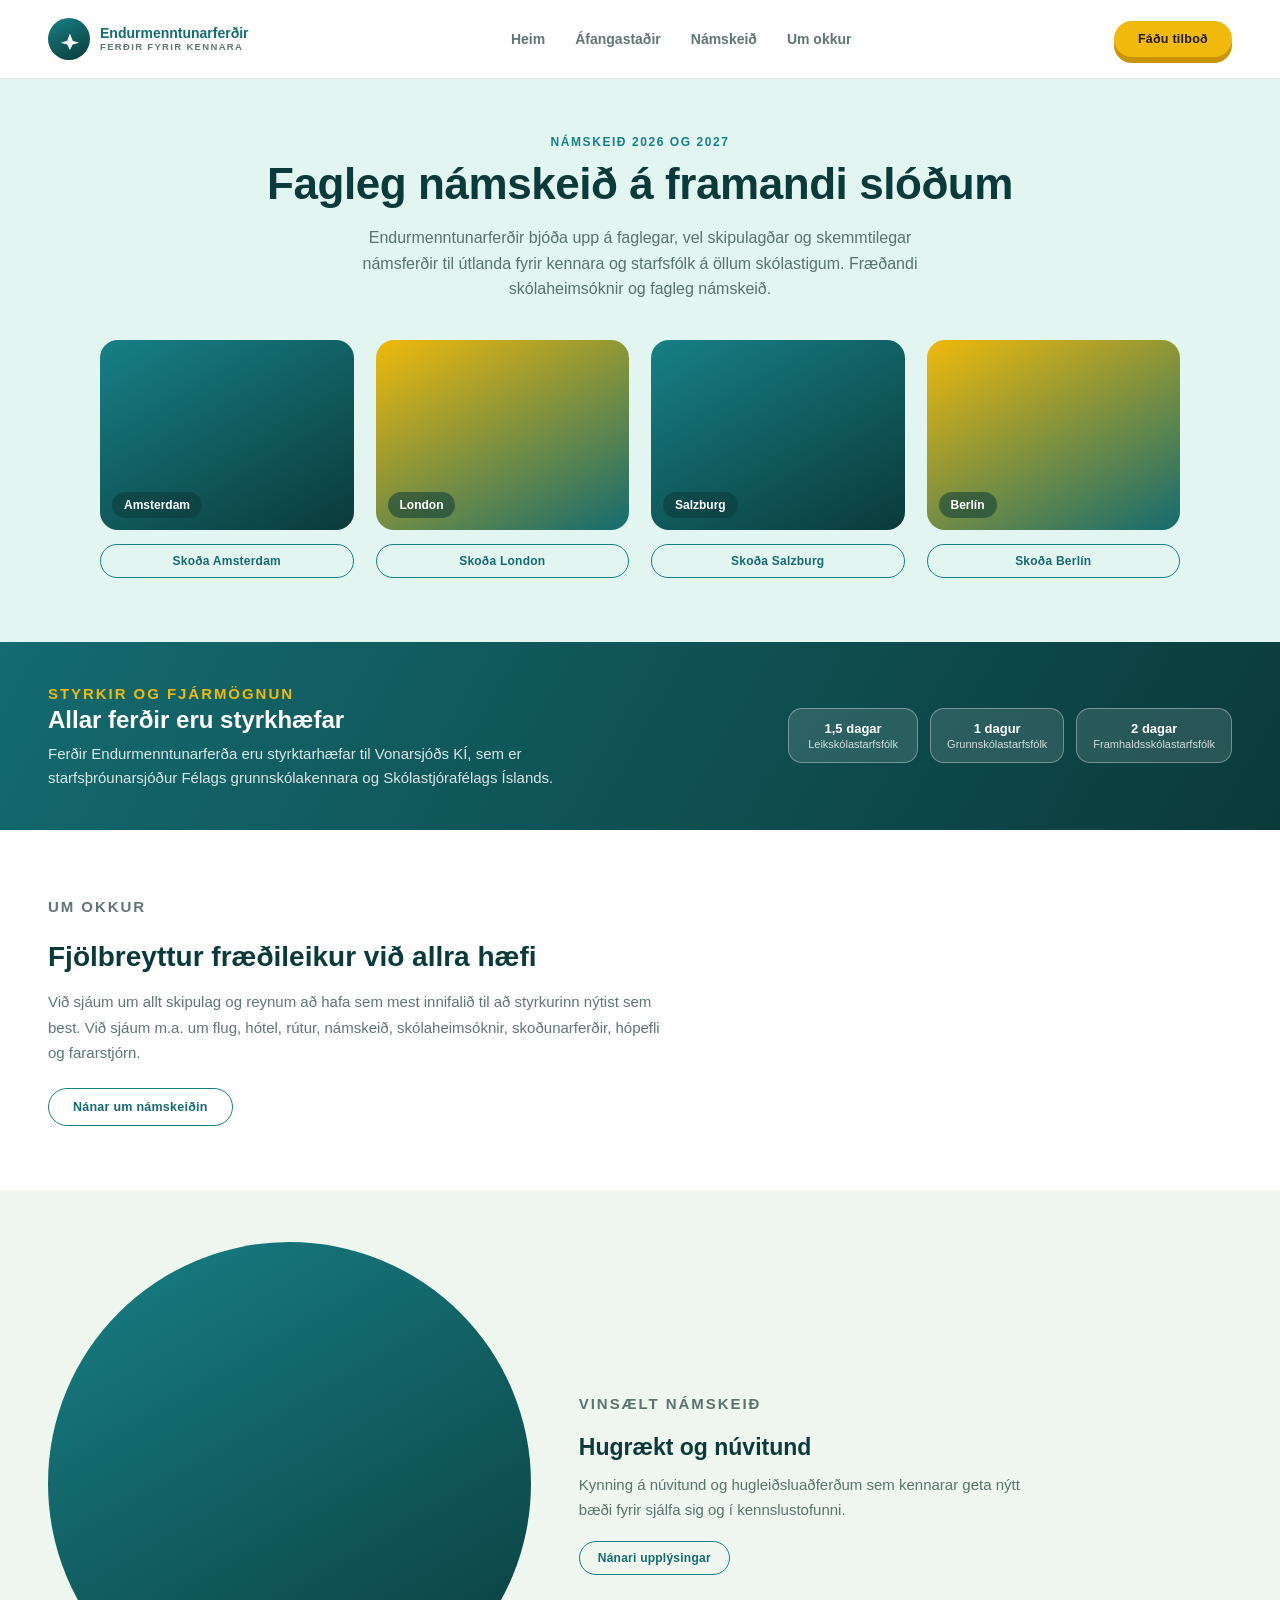
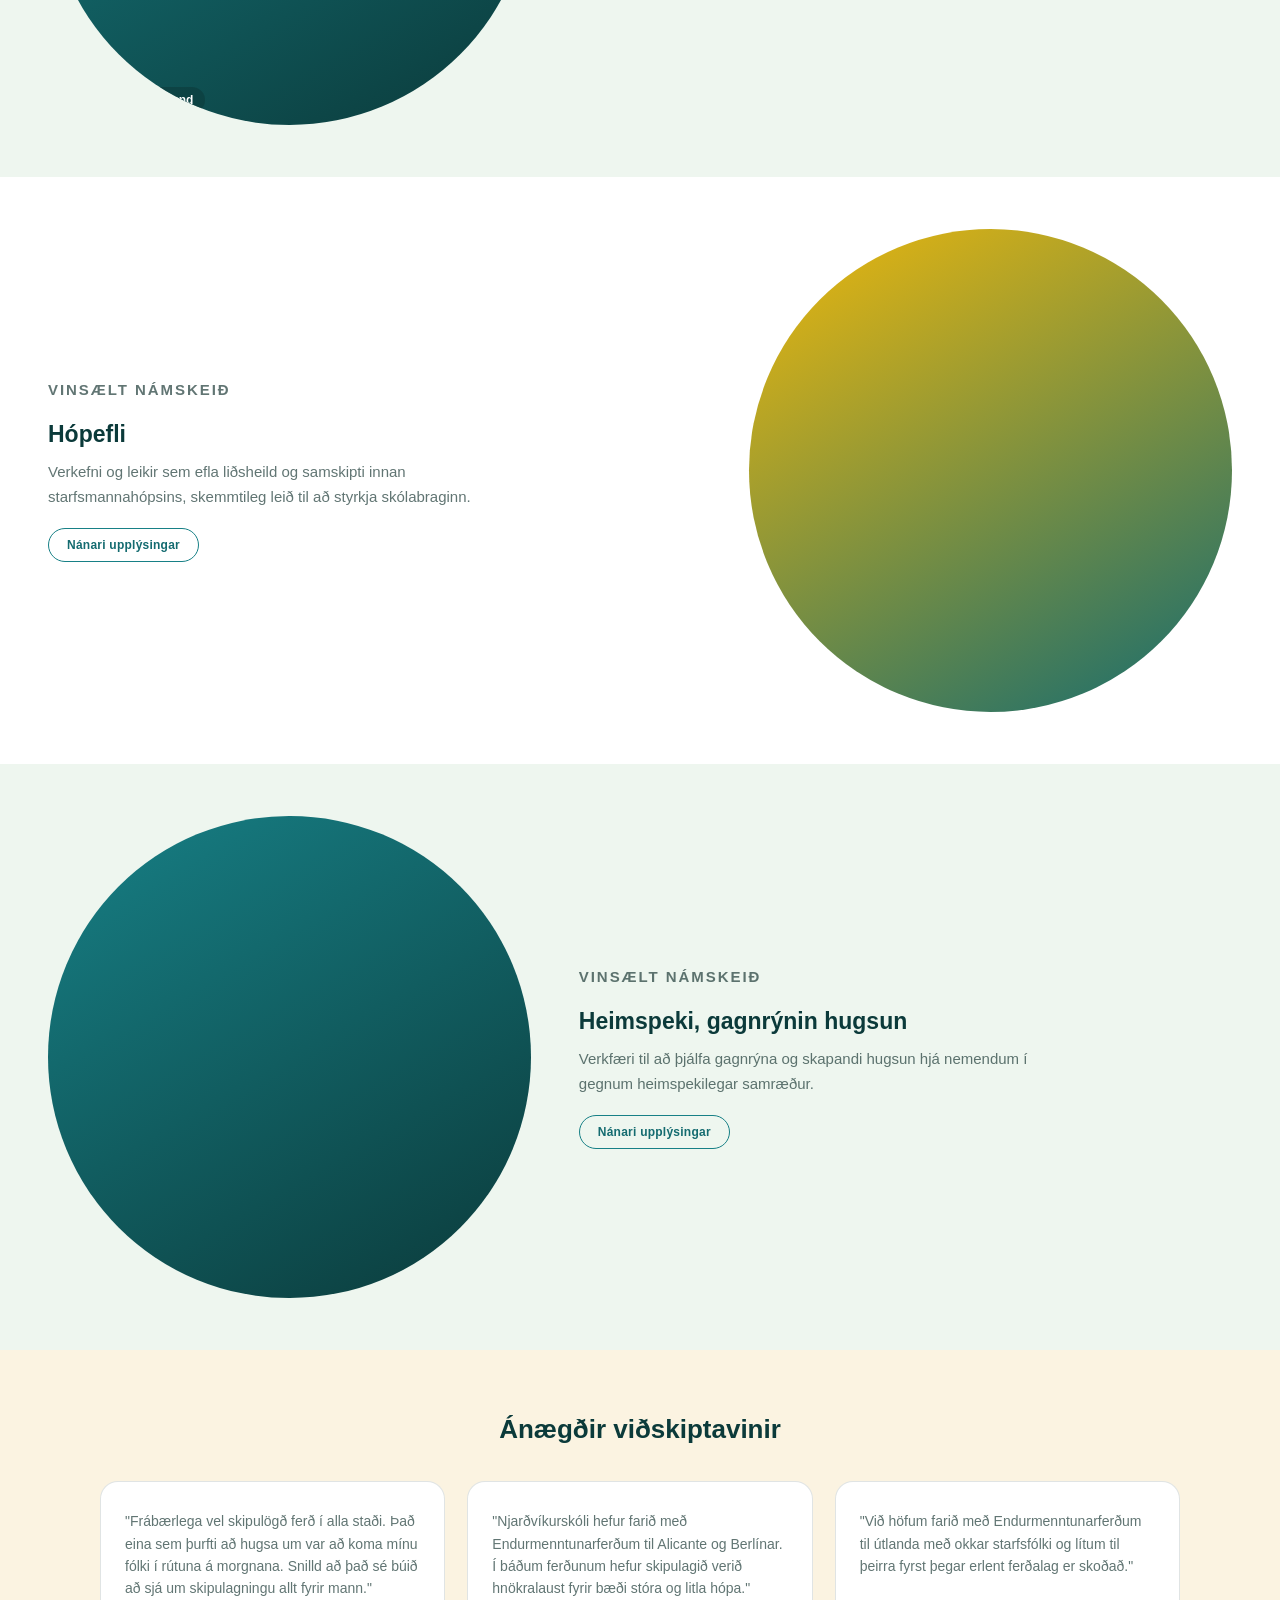
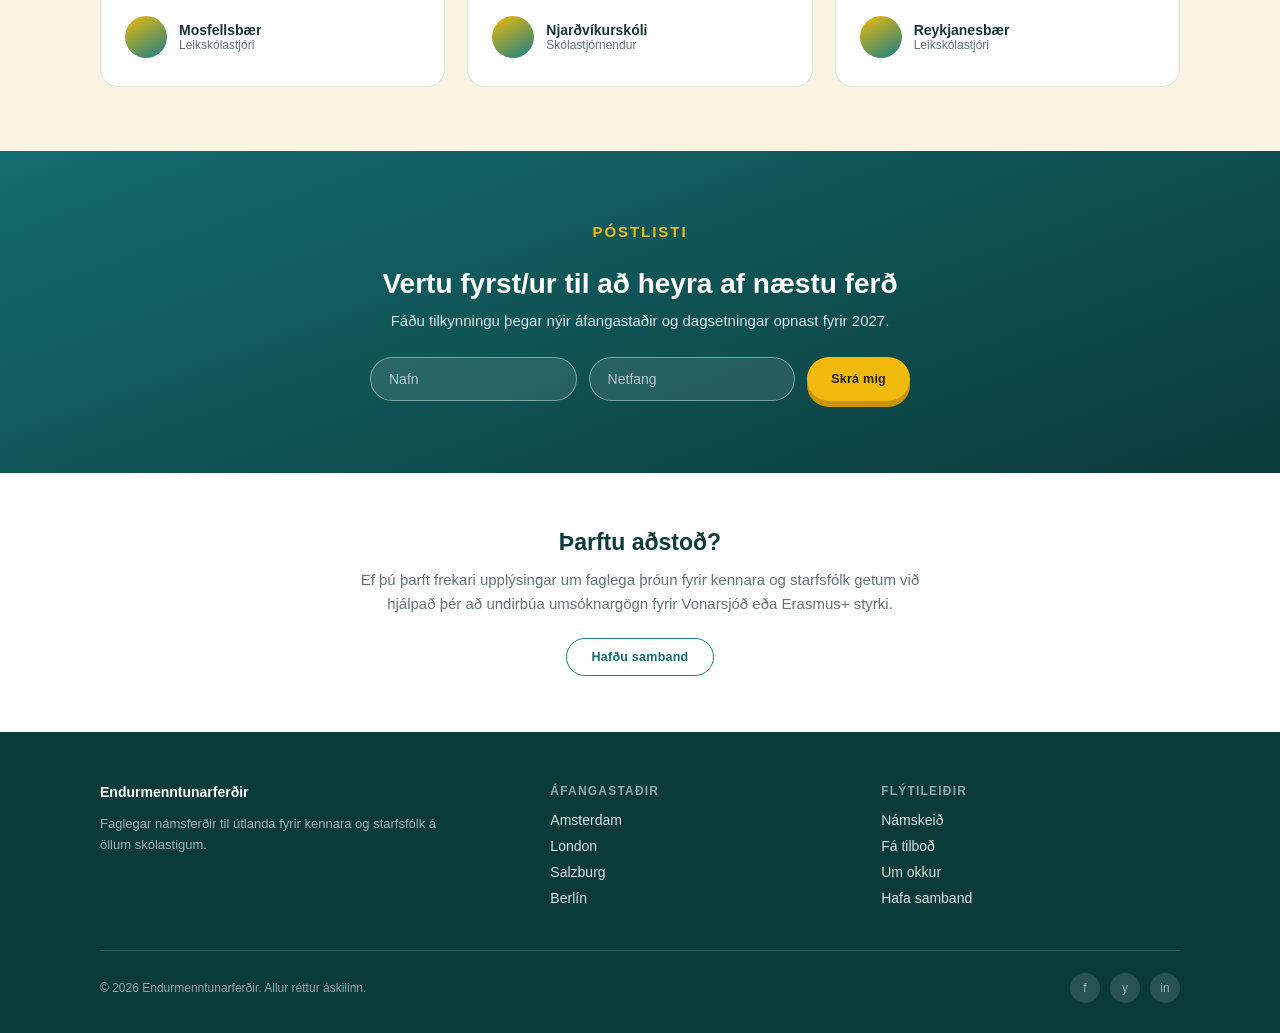
<file: assets/stpm-style-redesign/mockup-images/mockup-source.html>
<!doctype html>
<html>
<head>
<meta charset="utf-8" />
<style>
  :root{
    --teal-900:#0B3A3A;
    --teal-700:#146B70;
    --teal-600:#178086;
    --teal-100:#E3F5F1;
    --mint-050:#EEF6EF;
    --cream-050:#FBF3E1;
    --gold-500:#F0B90B;
    --gold-600:#C99400;
    --ink:#163331;
    --ink-soft:rgba(22,51,49,.68);
    --paper:#FFFFFF;
    --paper-raised:#FFFFFF;
    --line:rgba(22,51,49,.13);
  }
  *{box-sizing:border-box;}
  html,body{margin:0;}
  body{
    background:var(--paper);
    color:var(--ink);
    font-family:-apple-system,"Segoe UI",Roboto,"Helvetica Neue",Arial,sans-serif;
    -webkit-font-smoothing:antialiased;
  }
  a{color:inherit;}
  .eyebrow{
    text-transform:uppercase;
    letter-spacing:.13em;
    font-size:12px;
    font-weight:800;
    color:var(--teal-600);
    margin:0 0 10px;
  }
  h1,h2,h3{margin:0;}

  .site-header{
    display:flex;
    align-items:center;
    justify-content:space-between;
    gap:18px;
    padding:18px 48px;
    border-bottom:1px solid var(--line);
    background:var(--paper);
  }
  .brand{display:flex; align-items:center; gap:10px;}
  .brand-badge{
    width:42px;height:42px;border-radius:50%;
    background:linear-gradient(155deg,var(--teal-600),var(--teal-900));
    display:flex;align-items:center;justify-content:center;
    color:#fff; flex:none;
  }
  .brand-badge svg{width:22px;height:22px;}
  .brand-word{
    font-weight:800;
    font-size:14px;
    line-height:1.15;
    color:var(--teal-700);
  }
  .brand-word small{
    display:block;
    font-weight:600;
    font-size:9.5px;
    letter-spacing:.14em;
    color:var(--ink-soft);
    text-transform:uppercase;
  }
  .nav{display:flex; gap:30px; font-size:14px; font-weight:600; color:var(--ink-soft);}
  .nav a{text-decoration:none;}
  .pill{
    display:inline-flex;
    align-items:center;
    justify-content:center;
    border-radius:999px;
    font-weight:800;
    font-size:12.5px;
    letter-spacing:.02em;
    padding:11px 24px;
    text-decoration:none;
    border:none;
    cursor:pointer;
  }
  .pill.solid{
    background:var(--gold-500);
    color:#231a00;
    box-shadow:0 6px 0 var(--gold-600);
  }
  .pill.outline{
    background:transparent;
    color:var(--teal-700);
    border:1.6px solid var(--teal-600);
  }
  .pill.outline.small{padding:9px 18px; font-size:12px;}

  .hero{
    background:var(--teal-100);
    padding:56px 48px 64px;
    text-align:center;
  }
  .hero .eyebrow{justify-content:center; display:flex;}
  .hero h1{
    font-size:44px;
    font-weight:800;
    color:var(--teal-900);
    margin:8px 0 16px;
    letter-spacing:-.01em;
  }
  .hero p.dek{
    max-width:620px;
    margin:0 auto 38px;
    font-size:16px;
    line-height:1.6;
    color:var(--ink-soft);
  }
  .dest-grid{
    display:grid;
    grid-template-columns:repeat(4,1fr);
    gap:22px;
    max-width:1080px;
    margin:0 auto;
    text-align:left;
  }
  .dest-card{display:flex; flex-direction:column; gap:14px;}
  .photo{
    position:relative;
    border-radius:18px;
    overflow:hidden;
    aspect-ratio:4/3;
    background:linear-gradient(150deg,var(--teal-600),var(--teal-900));
  }
  .photo.gold{background:linear-gradient(150deg,var(--gold-500),var(--teal-700));}
  .photo .tag{
    position:absolute; left:12px; bottom:12px;
    background:rgba(11,58,58,.55);
    color:#fff;
    font-size:12px;
    font-weight:700;
    padding:6px 12px;
    border-radius:999px;
  }
  .dest-card .pill{width:100%;}

  .promo{
    background:linear-gradient(120deg,var(--teal-700),var(--teal-900));
    color:#fff;
    padding:40px 48px;
    display:flex;
    align-items:center;
    gap:32px;
    flex-wrap:wrap;
  }
  .promo-copy{flex:1; min-width:280px;}
  .promo .eyebrow{color:var(--gold-500);}
  .promo h2{font-size:24px; margin:0 0 8px; font-weight:800;}
  .promo p{margin:0; font-size:15px; line-height:1.6; color:rgba(255,255,255,.85); max-width:600px;}
  .promo-badges{display:flex; gap:12px; flex-wrap:wrap;}
  .badge{
    background:rgba(255,255,255,.12);
    border:1px solid rgba(255,255,255,.35);
    border-radius:14px;
    padding:12px 16px;
    font-size:13px;
    font-weight:700;
    text-align:center;
    min-width:130px;
  }
  .badge small{display:block; font-weight:500; opacity:.8; font-size:11px; margin-top:2px;}

  .mission{
    display:grid;
    grid-template-columns:1.1fr .9fr;
    gap:48px;
    align-items:center;
    padding:64px 48px;
    background:var(--paper);
  }
  .mission h2{font-size:28px; font-weight:800; margin:8px 0 16px; color:var(--teal-900);}
  .mission p{font-size:15px; line-height:1.7; color:var(--ink-soft); margin:0 0 22px;}
  .mission .photo{aspect-ratio:1/1; border-radius:50%; max-width:300px; margin:0 auto;}

  .trip{
    display:grid;
    grid-template-columns:.85fr 1.15fr;
    gap:48px;
    align-items:center;
    padding:52px 48px;
  }
  .trip.mint{background:var(--mint-050);}
  .trip.white{background:var(--paper);}
  .trip.reverse{grid-template-columns:1.15fr .85fr;}
  .trip.reverse .photo{order:2;}
  .trip .photo{aspect-ratio:1/1; border-radius:50%;}
  .trip h3{font-size:23px; font-weight:800; margin:6px 0 12px; color:var(--teal-900);}
  .trip p{font-size:15px; line-height:1.65; color:var(--ink-soft); margin:0 0 18px; max-width:460px;}

  .testimonials{
    background:var(--cream-050);
    padding:64px 48px;
    text-align:center;
  }
  .testimonials h2{font-size:26px; font-weight:800; margin:0 0 36px; color:var(--teal-900);}
  .t-grid{
    display:grid;
    grid-template-columns:repeat(3,1fr);
    gap:22px;
    max-width:1080px;
    margin:0 auto;
  }
  .t-card{
    background:var(--paper-raised);
    border:1px solid var(--line);
    border-radius:18px;
    padding:28px 24px;
    text-align:left;
    display:flex;
    flex-direction:column;
    gap:16px;
  }
  .t-avatar{
    width:42px;height:42px;border-radius:50%;
    background:linear-gradient(150deg,var(--gold-500),var(--teal-600));
    flex:none;
  }
  .t-card p.quote{font-size:14px; line-height:1.6; color:var(--ink-soft); margin:0; flex:1;}
  .t-who{display:flex; align-items:center; gap:12px;}
  .t-who div strong{display:block; font-size:14px;}
  .t-who div span{display:block; font-size:12px; color:var(--ink-soft);}

  .cta-band{
    position:relative;
    padding:72px 48px;
    text-align:center;
    color:#fff;
    background:linear-gradient(160deg,var(--teal-700),var(--teal-900));
  }
  .cta-band h2{font-size:28px; font-weight:800; margin:0 0 12px;}
  .cta-band p{margin:0 0 28px; color:rgba(255,255,255,.85); font-size:15px;}
  .signup-row{
    display:flex;
    gap:12px;
    justify-content:center;
    flex-wrap:wrap;
    max-width:540px;
    margin:0 auto;
  }
  .signup-row input{
    flex:1;
    min-width:180px;
    padding:13px 18px;
    border-radius:999px;
    border:1px solid rgba(255,255,255,.4);
    background:rgba(255,255,255,.1);
    color:#fff;
    font-size:14px;
  }
  .signup-row input::placeholder{color:rgba(255,255,255,.65);}

  .help{
    padding:56px 48px;
    text-align:center;
    background:var(--paper);
  }
  .help h2{font-size:23px; font-weight:800; margin:0 0 12px; color:var(--teal-900);}
  .help p{max-width:560px; margin:0 auto 22px; font-size:15px; color:var(--ink-soft); line-height:1.6;}

  .site-footer{
    background:var(--teal-900);
    color:rgba(255,255,255,.82);
    padding:52px 48px 30px;
  }
  .footer-grid{
    display:grid;
    grid-template-columns:1.4fr 1fr 1fr;
    gap:32px;
    max-width:1080px;
    margin:0 auto 34px;
  }
  .footer-brand .brand-word{color:#fff;}
  .footer-brand p{font-size:13px; line-height:1.6; color:rgba(255,255,255,.6); margin:14px 0 0; max-width:340px;}
  .footer-col h4{font-size:12px; text-transform:uppercase; letter-spacing:.1em; margin:0 0 14px; color:rgba(255,255,255,.55);}
  .footer-col a{display:block; font-size:14px; text-decoration:none; color:rgba(255,255,255,.85); margin-bottom:10px;}
  .footer-bottom{
    max-width:1080px; margin:0 auto;
    padding-top:22px;
    border-top:1px solid rgba(255,255,255,.14);
    display:flex; justify-content:space-between; align-items:center;
    font-size:12px; color:rgba(255,255,255,.55);
  }
  .socials{display:flex; gap:10px;}
  .socials span{
    width:30px;height:30px;border-radius:50%;
    background:rgba(255,255,255,.12);
    display:flex; align-items:center; justify-content:center;
    font-size:12px;
  }
</style>
</head>
<body>

  <header class="site-header">
    <div class="brand">
      <div class="brand-badge">
        <svg viewBox="0 0 24 24" fill="none"><path d="M3 16l7-2 3-8 3 8 7 2-7 2-3 6-3-6-7-2z" fill="#fff"/></svg>
      </div>
      <div class="brand-word">Endurmenntunarferðir<small>Ferðir fyrir kennara</small></div>
    </div>
    <nav class="nav">
      <a href="#">Heim</a>
      <a href="#">Áfangastaðir</a>
      <a href="#">Námskeið</a>
      <a href="#">Um okkur</a>
    </nav>
    <a class="pill solid" href="#">Fáðu tilboð</a>
  </header>

  <section class="hero">
    <p class="eyebrow">Námskeið 2026 og 2027</p>
    <h1>Fagleg námskeið á framandi slóðum</h1>
    <p class="dek">Endurmenntunarferðir bjóða upp á faglegar, vel skipulagðar og skemmtilegar námsferðir til útlanda fyrir kennara og starfsfólk á öllum skólastigum. Fræðandi skólaheimsóknir og fagleg námskeið.</p>
    <div class="dest-grid">
      <div class="dest-card">
        <div class="photo"><span class="tag">Amsterdam</span></div>
        <a class="pill outline small" href="#">Skoða Amsterdam</a>
      </div>
      <div class="dest-card">
        <div class="photo gold"><span class="tag">London</span></div>
        <a class="pill outline small" href="#">Skoða London</a>
      </div>
      <div class="dest-card">
        <div class="photo"><span class="tag">Salzburg</span></div>
        <a class="pill outline small" href="#">Skoða Salzburg</a>
      </div>
      <div class="dest-card">
        <div class="photo gold"><span class="tag">Berlín</span></div>
        <a class="pill outline small" href="#">Skoða Berlín</a>
      </div>
    </div>
  </section>

  <section class="promo">
    <div class="promo-copy">
      <p class="eyebrow">Styrkir og fjármögnun</p>
      <h2>Allar ferðir eru styrkhæfar</h2>
      <p>Ferðir Endurmenntunarferða eru styrktarhæfar til Vonarsjóðs KÍ, sem er starfsþróunarsjóður Félags grunnskólakennara og Skólastjórafélags Íslands.</p>
    </div>
    <div class="promo-badges">
      <div class="badge">1,5 dagar<small>Leikskólastarfsfólk</small></div>
      <div class="badge">1 dagur<small>Grunnskólastarfsfólk</small></div>
      <div class="badge">2 dagar<small>Framhaldsskólastarfsfólk</small></div>
    </div>
  </section>

  <section class="mission">
    <div>
      <p class="eyebrow">Um okkur</p>
      <h2>Fjölbreyttur fræðileikur við allra hæfi</h2>
      <p>Við sjáum um allt skipulag og reynum að hafa sem mest innifalið til að styrkurinn nýtist sem best. Við sjáum m.a. um flug, hótel, rútur, námskeið, skólaheimsóknir, skoðunarferðir, hópefli og fararstjórn.</p>
      <a class="pill outline" href="#">Nánar um námskeiðin</a>
    </div>
    <div class="photo"><span class="tag">Hópur á ströndu</span></div>
  </section>

  <section class="trip mint">
    <div class="photo"><span class="tag">Hugrækt og núvitund</span></div>
    <div>
      <p class="eyebrow">Vinsælt námskeið</p>
      <h3>Hugrækt og núvitund</h3>
      <p>Kynning á núvitund og hugleiðsluaðferðum sem kennarar geta nýtt bæði fyrir sjálfa sig og í kennslustofunni.</p>
      <a class="pill outline small" href="#">Nánari upplýsingar</a>
    </div>
  </section>

  <section class="trip white reverse">
    <div>
      <p class="eyebrow">Vinsælt námskeið</p>
      <h3>Hópefli</h3>
      <p>Verkefni og leikir sem efla liðsheild og samskipti innan starfsmannahópsins, skemmtileg leið til að styrkja skólabraginn.</p>
      <a class="pill outline small" href="#">Nánari upplýsingar</a>
    </div>
    <div class="photo gold"><span class="tag">Hópefli</span></div>
  </section>

  <section class="trip mint">
    <div class="photo"><span class="tag">Heimspeki</span></div>
    <div>
      <p class="eyebrow">Vinsælt námskeið</p>
      <h3>Heimspeki, gagnrýnin hugsun</h3>
      <p>Verkfæri til að þjálfa gagnrýna og skapandi hugsun hjá nemendum í gegnum heimspekilegar samræður.</p>
      <a class="pill outline small" href="#">Nánari upplýsingar</a>
    </div>
  </section>

  <section class="testimonials">
    <h2>Ánægðir viðskiptavinir</h2>
    <div class="t-grid">
      <div class="t-card">
        <p class="quote">"Frábærlega vel skipulögð ferð í alla staði. Það eina sem þurfti að hugsa um var að koma mínu fólki í rútuna á morgnana. Snilld að það sé búið að sjá um skipulagningu allt fyrir mann."</p>
        <div class="t-who">
          <div class="t-avatar"></div>
          <div><strong>Mosfellsbær</strong><span>Leikskólastjóri</span></div>
        </div>
      </div>
      <div class="t-card">
        <p class="quote">"Njarðvíkurskóli hefur farið með Endurmenntunarferðum til Alicante og Berlínar. Í báðum ferðunum hefur skipulagið verið hnökralaust fyrir bæði stóra og litla hópa."</p>
        <div class="t-who">
          <div class="t-avatar"></div>
          <div><strong>Njarðvíkurskóli</strong><span>Skólastjórnendur</span></div>
        </div>
      </div>
      <div class="t-card">
        <p class="quote">"Við höfum farið með Endurmenntunarferðum til útlanda með okkar starfsfólki og lítum til þeirra fyrst þegar erlent ferðalag er skoðað."</p>
        <div class="t-who">
          <div class="t-avatar"></div>
          <div><strong>Reykjanesbær</strong><span>Leikskólastjóri</span></div>
        </div>
      </div>
    </div>
  </section>

  <section class="cta-band">
    <p class="eyebrow" style="color:var(--gold-500)">Póstlisti</p>
    <h2>Vertu fyrst/ur til að heyra af næstu ferð</h2>
    <p>Fáðu tilkynningu þegar nýir áfangastaðir og dagsetningar opnast fyrir 2027.</p>
    <div class="signup-row">
      <input type="text" placeholder="Nafn" />
      <input type="email" placeholder="Netfang" />
      <button class="pill solid">Skrá mig</button>
    </div>
  </section>

  <section class="help">
    <h2>Þarftu aðstoð?</h2>
    <p>Ef þú þarft frekari upplýsingar um faglega þróun fyrir kennara og starfsfólk getum við hjálpað þér að undirbúa umsóknargögn fyrir Vonarsjóð eða Erasmus+ styrki.</p>
    <a class="pill outline" href="#">Hafðu samband</a>
  </section>

  <footer class="site-footer">
    <div class="footer-grid">
      <div class="footer-brand">
        <div class="brand-word">Endurmenntunarferðir</div>
        <p>Faglegar námsferðir til útlanda fyrir kennara og starfsfólk á öllum skólastigum.</p>
      </div>
      <div class="footer-col">
        <h4>Áfangastaðir</h4>
        <a href="#">Amsterdam</a>
        <a href="#">London</a>
        <a href="#">Salzburg</a>
        <a href="#">Berlín</a>
      </div>
      <div class="footer-col">
        <h4>Flýtileiðir</h4>
        <a href="#">Námskeið</a>
        <a href="#">Fá tilboð</a>
        <a href="#">Um okkur</a>
        <a href="#">Hafa samband</a>
      </div>
    </div>
    <div class="footer-bottom">
      <span>© 2026 Endurmenntunarferðir. Allur réttur áskilinn.</span>
      <div class="socials"><span>f</span><span>y</span><span>in</span></div>
    </div>
  </footer>

</body>
</html>
</file>
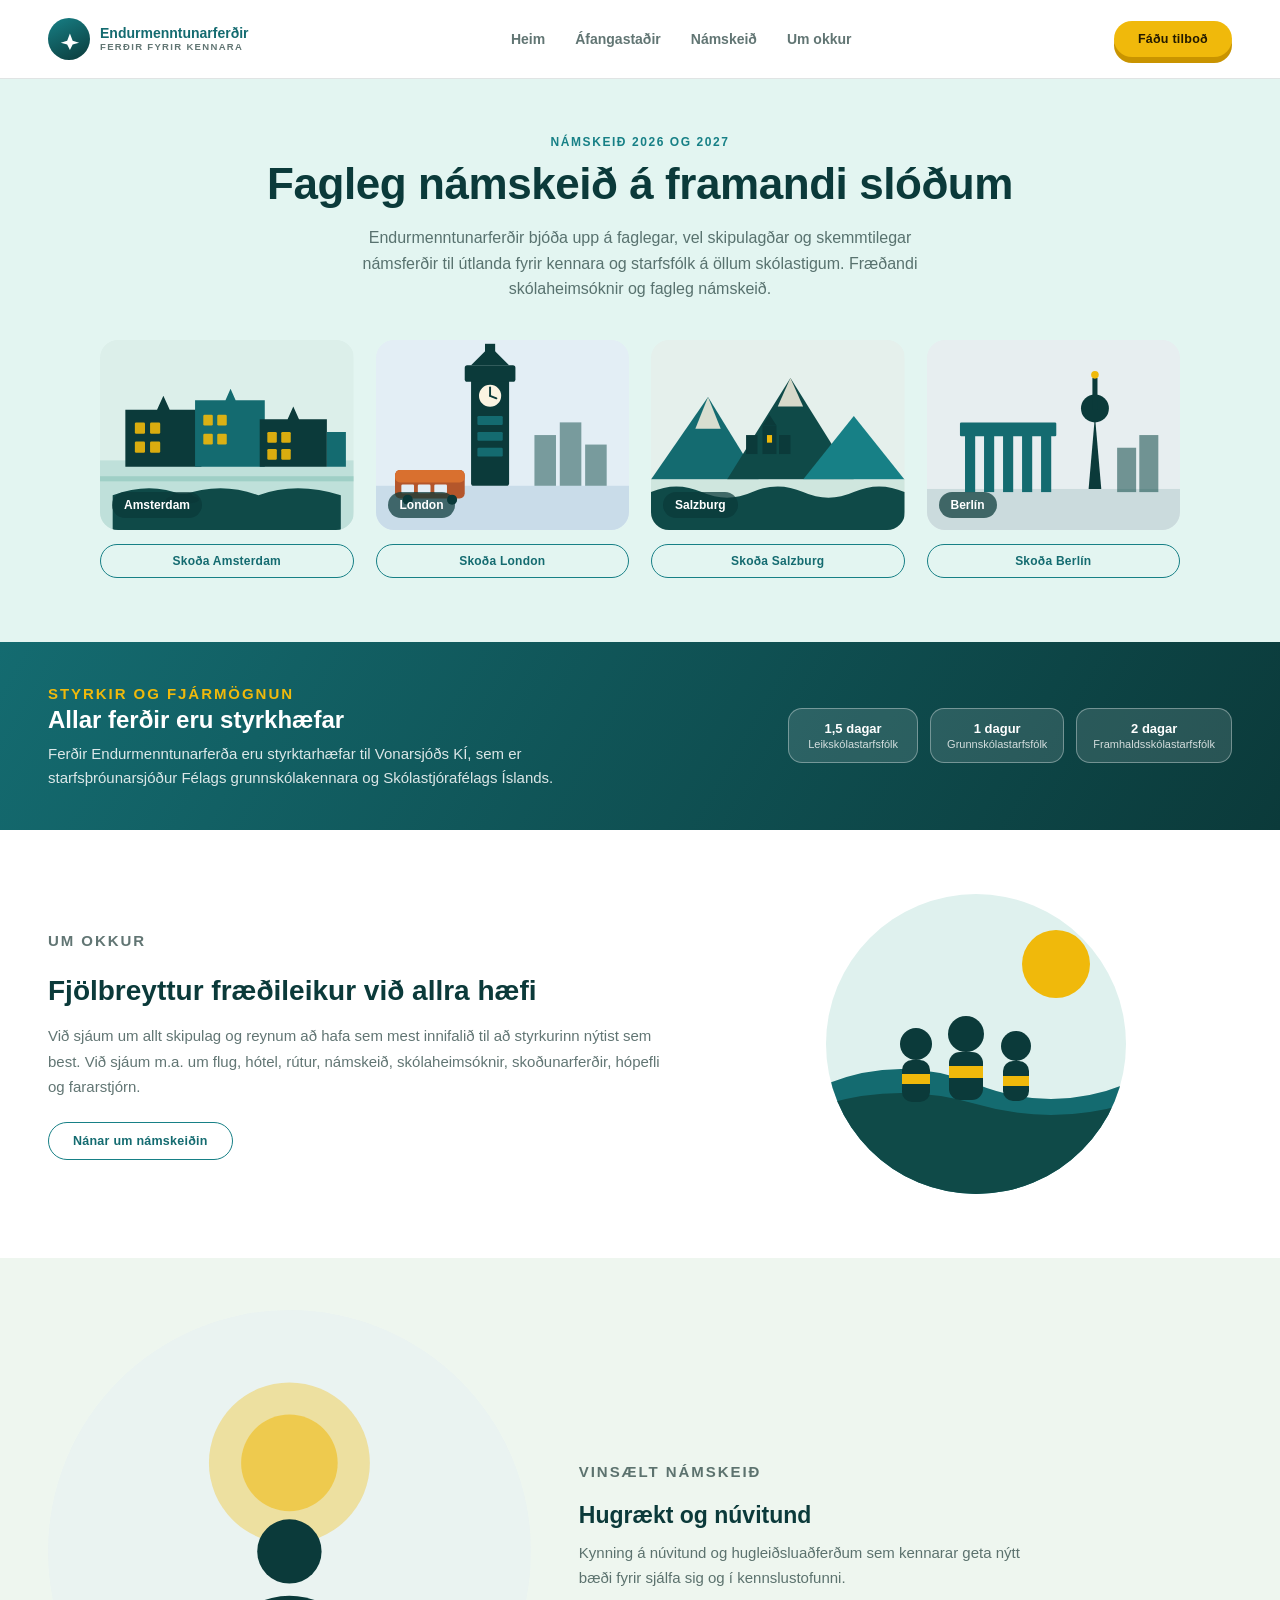
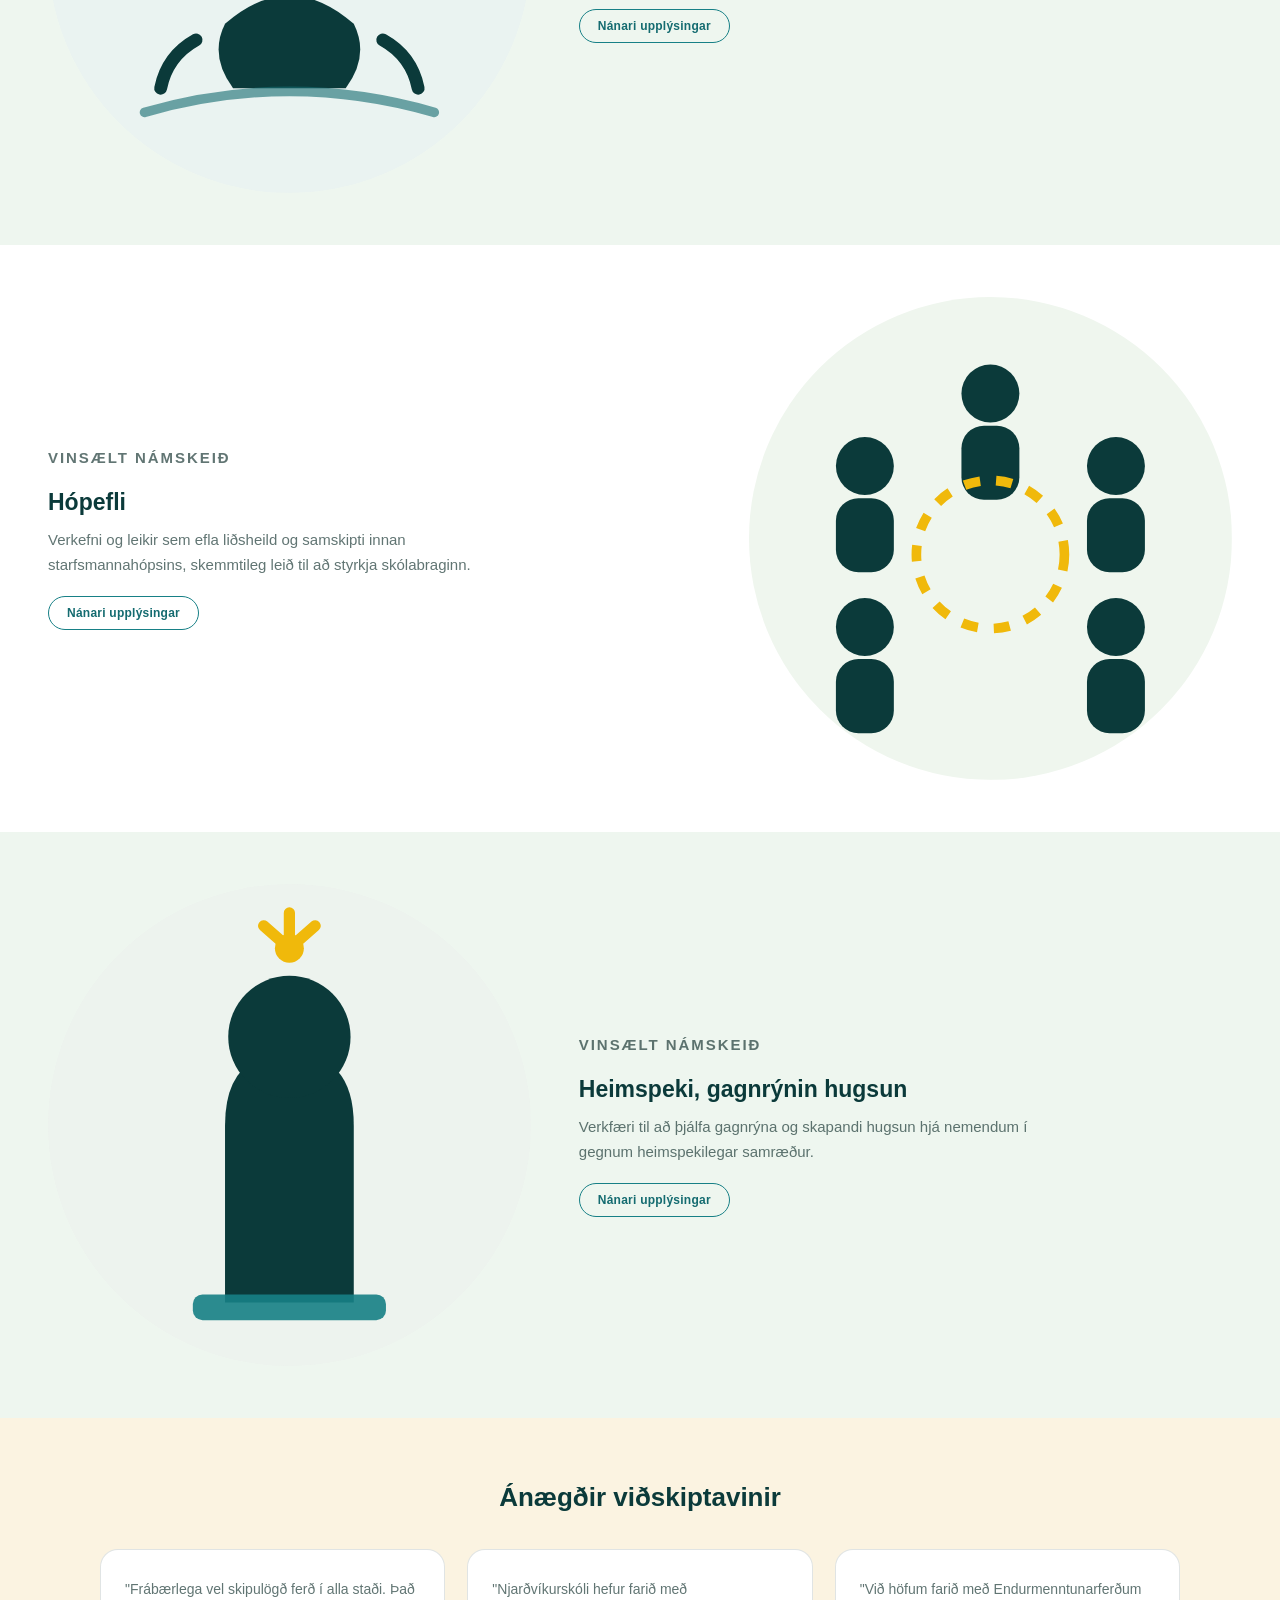
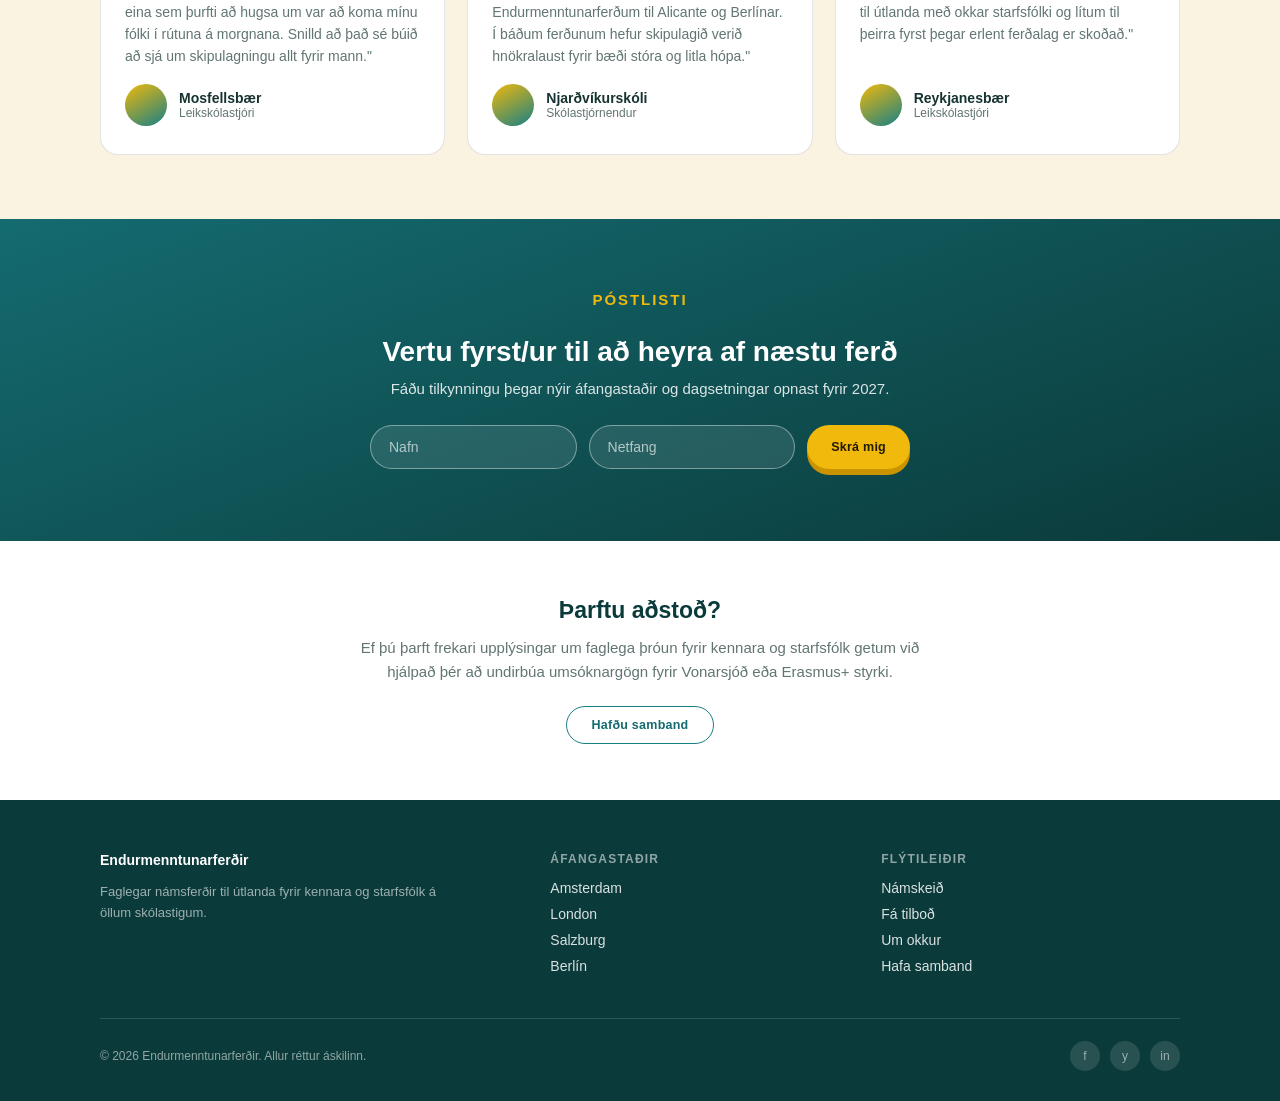
<file: assets/stpm-style-redesign/mockup-images/mockup2-source.html>
<!doctype html>
<html>
<head>
<meta charset="utf-8" />
<style>
  :root{
    --teal-900:#0B3A3A;
    --teal-800:#0F4A48;
    --teal-700:#146B70;
    --teal-600:#178086;
    --teal-100:#E3F5F1;
    --mint-050:#EEF6EF;
    --cream-050:#FBF3E1;
    --gold-500:#F0B90B;
    --gold-600:#C99400;
    --ink:#163331;
    --ink-soft:rgba(22,51,49,.68);
    --paper:#FFFFFF;
    --paper-raised:#FFFFFF;
    --line:rgba(22,51,49,.13);
  }
  *{box-sizing:border-box;}
  html,body{margin:0;}
  body{
    background:var(--paper);
    color:var(--ink);
    font-family:-apple-system,"Segoe UI",Roboto,"Helvetica Neue",Arial,sans-serif;
    -webkit-font-smoothing:antialiased;
  }
  a{color:inherit;}
  .eyebrow{
    text-transform:uppercase;
    letter-spacing:.13em;
    font-size:12px;
    font-weight:800;
    color:var(--teal-600);
    margin:0 0 10px;
  }
  h1,h2,h3{margin:0;}

  .site-header{
    display:flex;
    align-items:center;
    justify-content:space-between;
    gap:18px;
    padding:18px 48px;
    border-bottom:1px solid var(--line);
    background:var(--paper);
  }
  .brand{display:flex; align-items:center; gap:10px;}
  .brand-badge{
    width:42px;height:42px;border-radius:50%;
    background:linear-gradient(155deg,var(--teal-600),var(--teal-900));
    display:flex;align-items:center;justify-content:center;
    color:#fff; flex:none;
  }
  .brand-badge svg{width:22px;height:22px;}
  .brand-word{
    font-weight:800;
    font-size:14px;
    line-height:1.15;
    color:var(--teal-700);
  }
  .brand-word small{
    display:block;
    font-weight:600;
    font-size:9.5px;
    letter-spacing:.14em;
    color:var(--ink-soft);
    text-transform:uppercase;
  }
  .nav{display:flex; gap:30px; font-size:14px; font-weight:600; color:var(--ink-soft);}
  .nav a{text-decoration:none;}
  .pill{
    display:inline-flex;
    align-items:center;
    justify-content:center;
    border-radius:999px;
    font-weight:800;
    font-size:12.5px;
    letter-spacing:.02em;
    padding:11px 24px;
    text-decoration:none;
    border:none;
    cursor:pointer;
  }
  .pill.solid{
    background:var(--gold-500);
    color:#231a00;
    box-shadow:0 6px 0 var(--gold-600);
  }
  .pill.outline{
    background:transparent;
    color:var(--teal-700);
    border:1.6px solid var(--teal-600);
  }
  .pill.outline.small{padding:9px 18px; font-size:12px;}

  .hero{
    background:var(--teal-100);
    padding:56px 48px 64px;
    text-align:center;
  }
  .hero .eyebrow{justify-content:center; display:flex;}
  .hero h1{
    font-size:44px;
    font-weight:800;
    color:var(--teal-900);
    margin:8px 0 16px;
    letter-spacing:-.01em;
  }
  .hero p.dek{
    max-width:620px;
    margin:0 auto 38px;
    font-size:16px;
    line-height:1.6;
    color:var(--ink-soft);
  }
  .dest-grid{
    display:grid;
    grid-template-columns:repeat(4,1fr);
    gap:22px;
    max-width:1080px;
    margin:0 auto;
    text-align:left;
  }
  .dest-card{display:flex; flex-direction:column; gap:14px;}
  .illo{
    position:relative;
    border-radius:18px;
    overflow:hidden;
    aspect-ratio:4/3;
  }
  .illo svg{width:100%; height:100%; display:block;}
  .illo .tag{
    position:absolute; left:12px; bottom:12px;
    background:rgba(11,58,58,.72);
    color:#fff;
    font-size:12px;
    font-weight:700;
    padding:6px 12px;
    border-radius:999px;
  }
  .dest-card .pill{width:100%;}

  .promo{
    background:linear-gradient(120deg,var(--teal-700),var(--teal-900));
    color:#fff;
    padding:40px 48px;
    display:flex;
    align-items:center;
    gap:32px;
    flex-wrap:wrap;
  }
  .promo-copy{flex:1; min-width:280px;}
  .promo .eyebrow{color:var(--gold-500);}
  .promo h2{font-size:24px; margin:0 0 8px; font-weight:800;}
  .promo p{margin:0; font-size:15px; line-height:1.6; color:rgba(255,255,255,.85); max-width:600px;}
  .promo-badges{display:flex; gap:12px; flex-wrap:wrap;}
  .badge{
    background:rgba(255,255,255,.12);
    border:1px solid rgba(255,255,255,.35);
    border-radius:14px;
    padding:12px 16px;
    font-size:13px;
    font-weight:700;
    text-align:center;
    min-width:130px;
  }
  .badge small{display:block; font-weight:500; opacity:.8; font-size:11px; margin-top:2px;}

  .mission{
    display:grid;
    grid-template-columns:1.1fr .9fr;
    gap:48px;
    align-items:center;
    padding:64px 48px;
    background:var(--paper);
  }
  .mission h2{font-size:28px; font-weight:800; margin:8px 0 16px; color:var(--teal-900);}
  .mission p{font-size:15px; line-height:1.7; color:var(--ink-soft); margin:0 0 22px;}
  .mission .illo{aspect-ratio:1/1; border-radius:50%; max-width:300px; margin:0 auto;}

  .trip{
    display:grid;
    grid-template-columns:.85fr 1.15fr;
    gap:48px;
    align-items:center;
    padding:52px 48px;
  }
  .trip.mint{background:var(--mint-050);}
  .trip.white{background:var(--paper);}
  .trip.reverse{grid-template-columns:1.15fr .85fr;}
  .trip.reverse .illo{order:2;}
  .trip .illo{aspect-ratio:1/1; border-radius:50%;}
  .trip h3{font-size:23px; font-weight:800; margin:6px 0 12px; color:var(--teal-900);}
  .trip p{font-size:15px; line-height:1.65; color:var(--ink-soft); margin:0 0 18px; max-width:460px;}

  .testimonials{
    background:var(--cream-050);
    padding:64px 48px;
    text-align:center;
  }
  .testimonials h2{font-size:26px; font-weight:800; margin:0 0 36px; color:var(--teal-900);}
  .t-grid{
    display:grid;
    grid-template-columns:repeat(3,1fr);
    gap:22px;
    max-width:1080px;
    margin:0 auto;
  }
  .t-card{
    background:var(--paper-raised);
    border:1px solid var(--line);
    border-radius:18px;
    padding:28px 24px;
    text-align:left;
    display:flex;
    flex-direction:column;
    gap:16px;
  }
  .t-avatar{
    width:42px;height:42px;border-radius:50%;
    background:linear-gradient(150deg,var(--gold-500),var(--teal-600));
    flex:none;
  }
  .t-card p.quote{font-size:14px; line-height:1.6; color:var(--ink-soft); margin:0; flex:1;}
  .t-who{display:flex; align-items:center; gap:12px;}
  .t-who div strong{display:block; font-size:14px;}
  .t-who div span{display:block; font-size:12px; color:var(--ink-soft);}

  .cta-band{
    position:relative;
    padding:72px 48px;
    text-align:center;
    color:#fff;
    background:linear-gradient(160deg,var(--teal-700),var(--teal-900));
  }
  .cta-band h2{font-size:28px; font-weight:800; margin:0 0 12px;}
  .cta-band p{margin:0 0 28px; color:rgba(255,255,255,.85); font-size:15px;}
  .signup-row{
    display:flex;
    gap:12px;
    justify-content:center;
    flex-wrap:wrap;
    max-width:540px;
    margin:0 auto;
  }
  .signup-row input{
    flex:1;
    min-width:180px;
    padding:13px 18px;
    border-radius:999px;
    border:1px solid rgba(255,255,255,.4);
    background:rgba(255,255,255,.1);
    color:#fff;
    font-size:14px;
  }
  .signup-row input::placeholder{color:rgba(255,255,255,.65);}

  .help{
    padding:56px 48px;
    text-align:center;
    background:var(--paper);
  }
  .help h2{font-size:23px; font-weight:800; margin:0 0 12px; color:var(--teal-900);}
  .help p{max-width:560px; margin:0 auto 22px; font-size:15px; color:var(--ink-soft); line-height:1.6;}

  .site-footer{
    background:var(--teal-900);
    color:rgba(255,255,255,.82);
    padding:52px 48px 30px;
  }
  .footer-grid{
    display:grid;
    grid-template-columns:1.4fr 1fr 1fr;
    gap:32px;
    max-width:1080px;
    margin:0 auto 34px;
  }
  .footer-brand .brand-word{color:#fff;}
  .footer-brand p{font-size:13px; line-height:1.6; color:rgba(255,255,255,.6); margin:14px 0 0; max-width:340px;}
  .footer-col h4{font-size:12px; text-transform:uppercase; letter-spacing:.1em; margin:0 0 14px; color:rgba(255,255,255,.55);}
  .footer-col a{display:block; font-size:14px; text-decoration:none; color:rgba(255,255,255,.85); margin-bottom:10px;}
  .footer-bottom{
    max-width:1080px; margin:0 auto;
    padding-top:22px;
    border-top:1px solid rgba(255,255,255,.14);
    display:flex; justify-content:space-between; align-items:center;
    font-size:12px; color:rgba(255,255,255,.55);
  }
  .socials{display:flex; gap:10px;}
  .socials span{
    width:30px;height:30px;border-radius:50%;
    background:rgba(255,255,255,.12);
    display:flex; align-items:center; justify-content:center;
    font-size:12px;
  }
</style>
</head>
<body>

<svg width="0" height="0" style="position:absolute">
<defs>

  <!-- Amsterdam: canal houses -->
  <g id="illo-amsterdam">
    <rect width="400" height="300" fill="#DCEFEA"/>
    <rect x="0" y="190" width="400" height="110" fill="#BFE0DA"/>
    <rect x="0" y="215" width="400" height="8" fill="#9FCFC6"/>
    <g fill="#0B3A3A">
      <path d="M40 200 V110 h50 l10-22 10 22 h50 V200 Z"/>
      <path d="M150 200 V95 h48 l8-18 8 18 h46 V200 Z" fill="#146B70"/>
      <path d="M252 200 V125 h44 l9-20 9 20 h44 V200 Z"/>
      <path d="M358 200 V145 h30 V200 Z" fill="#146B70"/>
    </g>
    <g fill="#F0B90B" opacity="0.9">
      <rect x="55" y="130" width="16" height="18" rx="2"/>
      <rect x="79" y="130" width="16" height="18" rx="2"/>
      <rect x="55" y="160" width="16" height="18" rx="2"/>
      <rect x="79" y="160" width="16" height="18" rx="2"/>
      <rect x="163" y="118" width="15" height="17" rx="2"/>
      <rect x="185" y="118" width="15" height="17" rx="2"/>
      <rect x="163" y="148" width="15" height="17" rx="2"/>
      <rect x="185" y="148" width="15" height="17" rx="2"/>
      <rect x="264" y="145" width="15" height="17" rx="2"/>
      <rect x="286" y="145" width="15" height="17" rx="2"/>
      <rect x="264" y="172" width="15" height="17" rx="2"/>
      <rect x="286" y="172" width="15" height="17" rx="2"/>
    </g>
    <path d="M20 245 q60 -22 110 0 q60 -22 120 0 q60 -22 130 0 V300 H20 Z" fill="#0F4A48"/>
    <ellipse cx="130" cy="252" rx="26" ry="7" fill="#0B3A3A"/>
    <path d="M110 252 h40 l-6 -10 h-28 Z" fill="#0B3A3A"/>
  </g>

  <!-- London: Big Ben + bus -->
  <g id="illo-london">
    <rect width="400" height="300" fill="#E3EEF5"/>
    <rect x="0" y="230" width="400" height="70" fill="#C9DCE9"/>
    <g fill="#0B3A3A">
      <rect x="150" y="60" width="60" height="170" rx="4"/>
      <rect x="140" y="40" width="80" height="26" rx="4"/>
      <polygon points="150,40 210,40 180,10"/>
      <rect x="172" y="6" width="16" height="18"/>
    </g>
    <circle cx="180" cy="88" r="20" fill="#FBF3E1" stroke="#0B3A3A" stroke-width="5"/>
    <g stroke="#0B3A3A" stroke-width="3" stroke-linecap="round">
      <line x1="180" y1="88" x2="180" y2="75"/>
      <line x1="180" y1="88" x2="190" y2="92"/>
    </g>
    <g fill="#146B70">
      <rect x="160" y="120" width="40" height="14" rx="2"/>
      <rect x="160" y="145" width="40" height="14" rx="2"/>
      <rect x="160" y="170" width="40" height="14" rx="2"/>
    </g>
    <g>
      <rect x="30" y="205" width="110" height="45" rx="8" fill="#B4562B"/>
      <rect x="30" y="205" width="110" height="20" rx="8" fill="#D9702F"/>
      <rect x="40" y="228" width="20" height="14" rx="2" fill="#E3EEF5"/>
      <rect x="66" y="228" width="20" height="14" rx="2" fill="#E3EEF5"/>
      <rect x="92" y="228" width="20" height="14" rx="2" fill="#E3EEF5"/>
      <circle cx="50" cy="252" r="8" fill="#0B3A3A"/>
      <circle cx="120" cy="252" r="8" fill="#0B3A3A"/>
    </g>
    <g fill="#0F4A48" opacity="0.5">
      <rect x="250" y="150" width="34" height="80"/>
      <rect x="290" y="130" width="34" height="100"/>
      <rect x="330" y="165" width="34" height="65"/>
    </g>
  </g>

  <!-- Salzburg: mountains + fortress -->
  <g id="illo-salzburg">
    <rect width="400" height="300" fill="#E5F0EC"/>
    <polygon points="0,220 90,90 170,220" fill="#146B70"/>
    <polygon points="120,220 220,60 320,220" fill="#0F4A48"/>
    <polygon points="240,220 320,120 400,220" fill="#178086"/>
    <polygon points="70,140 90,90 110,140" fill="#FBF3E1" opacity="0.85"/>
    <polygon points="200,105 220,60 240,105" fill="#FBF3E1" opacity="0.85"/>
    <g fill="#0B3A3A">
      <rect x="150" y="150" width="18" height="30"/>
      <rect x="176" y="135" width="22" height="45"/>
      <rect x="202" y="150" width="18" height="30"/>
      <polygon points="176,135 187,118 198,135"/>
      <rect x="183" y="150" width="8" height="12" fill="#F0B90B"/>
    </g>
    <rect x="0" y="220" width="400" height="80" fill="#CFE6DE"/>
    <g fill="#0F4A48">
      <path d="M0 240 q40 -18 80 0 t80 0 t80 0 t80 0 t80 0 V300 H0 Z"/>
    </g>
  </g>

  <!-- Berlin: TV tower + Brandenburg gate -->
  <g id="illo-berlin">
    <rect width="400" height="300" fill="#E7EEF0"/>
    <rect x="0" y="235" width="400" height="65" fill="#CBDBDD"/>
    <g fill="#0B3A3A">
      <polygon points="255,235 265,120 275,235"/>
      <circle cx="265" cy="108" r="22"/>
      <rect x="261" y="60" width="8" height="50"/>
      <circle cx="265" cy="55" r="6" fill="#F0B90B"/>
    </g>
    <g fill="#146B70">
      <rect x="60" y="150" width="16" height="90"/>
      <rect x="90" y="150" width="16" height="90"/>
      <rect x="120" y="150" width="16" height="90"/>
      <rect x="150" y="150" width="16" height="90"/>
      <rect x="180" y="150" width="16" height="90"/>
      <rect x="52" y="130" width="152" height="22" rx="2"/>
    </g>
    <g fill="#0F4A48" opacity="0.55">
      <rect x="300" y="170" width="30" height="70"/>
      <rect x="335" y="150" width="30" height="90"/>
    </g>
  </g>

  <!-- Group on beach (mission) -->
  <g id="illo-beach">
    <rect width="300" height="300" fill="#DFF1EE"/>
    <circle cx="230" cy="70" r="34" fill="#F0B90B"/>
    <path d="M0 190 q75 -30 150 0 t150 0 V300 H0 Z" fill="#146B70"/>
    <path d="M0 210 q75 -22 150 0 t150 0 V300 H0 Z" fill="#0F4A48"/>
    <g fill="#0B3A3A">
      <circle cx="90" cy="150" r="16"/>
      <rect x="76" y="166" width="28" height="42" rx="10"/>
      <circle cx="140" cy="140" r="18"/>
      <rect x="123" y="158" width="34" height="48" rx="11"/>
      <circle cx="190" cy="152" r="15"/>
      <rect x="177" y="167" width="26" height="40" rx="10"/>
    </g>
    <g fill="#F0B90B">
      <rect x="76" y="180" width="28" height="10"/>
      <rect x="123" y="172" width="34" height="12"/>
      <rect x="177" y="182" width="26" height="10"/>
    </g>
  </g>

  <!-- Mindfulness -->
  <g id="illo-mindful">
    <rect width="300" height="300" fill="#EAF3F1"/>
    <circle cx="150" cy="95" r="50" fill="#F0B90B" opacity="0.35"/>
    <circle cx="150" cy="95" r="30" fill="#F0B90B" opacity="0.55"/>
    <g fill="#0B3A3A">
      <circle cx="150" cy="150" r="20"/>
      <path d="M110 195 q40 -35 80 0 q10 20 -5 40 h-70 q-15 -20 -5 -40 Z"/>
      <path d="M92 205 q-18 10 -22 30" stroke="#0B3A3A" stroke-width="8" fill="none" stroke-linecap="round"/>
      <path d="M208 205 q18 10 22 30" stroke="#0B3A3A" stroke-width="8" fill="none" stroke-linecap="round"/>
    </g>
    <path d="M60 250 q90 -26 180 0" stroke="#146B70" stroke-width="6" fill="none" stroke-linecap="round" opacity="0.6"/>
  </g>

  <!-- Teamwork circle -->
  <g id="illo-team">
    <rect width="300" height="300" fill="#EFF6EE"/>
    <g fill="#0B3A3A">
      <circle cx="150" cy="60" r="18"/>
      <rect x="132" y="80" width="36" height="46" rx="14"/>
      <circle cx="228" cy="105" r="18"/>
      <rect x="210" y="125" width="36" height="46" rx="14"/>
      <circle cx="228" cy="205" r="18"/>
      <rect x="210" y="225" width="36" height="46" rx="14"/>
      <circle cx="72" cy="105" r="18"/>
      <rect x="54" y="125" width="36" height="46" rx="14"/>
      <circle cx="72" cy="205" r="18"/>
      <rect x="54" y="225" width="36" height="46" rx="14"/>
    </g>
    <circle cx="150" cy="160" r="46" fill="none" stroke="#F0B90B" stroke-width="6" stroke-dasharray="10 10"/>
  </g>

  <!-- Philosophy / critical thinking -->
  <g id="illo-philosophy">
    <rect width="300" height="300" fill="#EDF3EE"/>
    <g fill="#0B3A3A">
      <path d="M110 260 V150 q0 -45 40 -45 t40 45 v110 Z"/>
      <circle cx="150" cy="95" r="38"/>
    </g>
    <path d="M150 40 v-22 M150 40 l16 -14 M150 40 l-16 -14" stroke="#F0B90B" stroke-width="7" stroke-linecap="round" fill="none"/>
    <circle cx="150" cy="40" r="9" fill="#F0B90B"/>
    <g fill="#178086" opacity="0.9">
      <rect x="90" y="255" width="120" height="16" rx="6"/>
    </g>
  </g>

</defs>
</svg>

  <header class="site-header">
    <div class="brand">
      <div class="brand-badge">
        <svg viewBox="0 0 24 24" fill="none"><path d="M3 16l7-2 3-8 3 8 7 2-7 2-3 6-3-6-7-2z" fill="#fff"/></svg>
      </div>
      <div class="brand-word">Endurmenntunarferðir<small>Ferðir fyrir kennara</small></div>
    </div>
    <nav class="nav">
      <a href="#">Heim</a>
      <a href="#">Áfangastaðir</a>
      <a href="#">Námskeið</a>
      <a href="#">Um okkur</a>
    </nav>
    <a class="pill solid" href="#">Fáðu tilboð</a>
  </header>

  <section class="hero">
    <p class="eyebrow">Námskeið 2026 og 2027</p>
    <h1>Fagleg námskeið á framandi slóðum</h1>
    <p class="dek">Endurmenntunarferðir bjóða upp á faglegar, vel skipulagðar og skemmtilegar námsferðir til útlanda fyrir kennara og starfsfólk á öllum skólastigum. Fræðandi skólaheimsóknir og fagleg námskeið.</p>
    <div class="dest-grid">
      <div class="dest-card">
        <div class="illo"><svg viewBox="0 0 400 300"><use href="#illo-amsterdam"/></svg><span class="tag">Amsterdam</span></div>
        <a class="pill outline small" href="#">Skoða Amsterdam</a>
      </div>
      <div class="dest-card">
        <div class="illo"><svg viewBox="0 0 400 300"><use href="#illo-london"/></svg><span class="tag">London</span></div>
        <a class="pill outline small" href="#">Skoða London</a>
      </div>
      <div class="dest-card">
        <div class="illo"><svg viewBox="0 0 400 300"><use href="#illo-salzburg"/></svg><span class="tag">Salzburg</span></div>
        <a class="pill outline small" href="#">Skoða Salzburg</a>
      </div>
      <div class="dest-card">
        <div class="illo"><svg viewBox="0 0 400 300"><use href="#illo-berlin"/></svg><span class="tag">Berlín</span></div>
        <a class="pill outline small" href="#">Skoða Berlín</a>
      </div>
    </div>
  </section>

  <section class="promo">
    <div class="promo-copy">
      <p class="eyebrow">Styrkir og fjármögnun</p>
      <h2>Allar ferðir eru styrkhæfar</h2>
      <p>Ferðir Endurmenntunarferða eru styrktarhæfar til Vonarsjóðs KÍ, sem er starfsþróunarsjóður Félags grunnskólakennara og Skólastjórafélags Íslands.</p>
    </div>
    <div class="promo-badges">
      <div class="badge">1,5 dagar<small>Leikskólastarfsfólk</small></div>
      <div class="badge">1 dagur<small>Grunnskólastarfsfólk</small></div>
      <div class="badge">2 dagar<small>Framhaldsskólastarfsfólk</small></div>
    </div>
  </section>

  <section class="mission">
    <div>
      <p class="eyebrow">Um okkur</p>
      <h2>Fjölbreyttur fræðileikur við allra hæfi</h2>
      <p>Við sjáum um allt skipulag og reynum að hafa sem mest innifalið til að styrkurinn nýtist sem best. Við sjáum m.a. um flug, hótel, rútur, námskeið, skólaheimsóknir, skoðunarferðir, hópefli og fararstjórn.</p>
      <a class="pill outline" href="#">Nánar um námskeiðin</a>
    </div>
    <div class="illo"><svg viewBox="0 0 300 300"><use href="#illo-beach"/></svg></div>
  </section>

  <section class="trip mint">
    <div class="illo"><svg viewBox="0 0 300 300"><use href="#illo-mindful"/></svg></div>
    <div>
      <p class="eyebrow">Vinsælt námskeið</p>
      <h3>Hugrækt og núvitund</h3>
      <p>Kynning á núvitund og hugleiðsluaðferðum sem kennarar geta nýtt bæði fyrir sjálfa sig og í kennslustofunni.</p>
      <a class="pill outline small" href="#">Nánari upplýsingar</a>
    </div>
  </section>

  <section class="trip white reverse">
    <div>
      <p class="eyebrow">Vinsælt námskeið</p>
      <h3>Hópefli</h3>
      <p>Verkefni og leikir sem efla liðsheild og samskipti innan starfsmannahópsins, skemmtileg leið til að styrkja skólabraginn.</p>
      <a class="pill outline small" href="#">Nánari upplýsingar</a>
    </div>
    <div class="illo"><svg viewBox="0 0 300 300"><use href="#illo-team"/></svg></div>
  </section>

  <section class="trip mint">
    <div class="illo"><svg viewBox="0 0 300 300"><use href="#illo-philosophy"/></svg></div>
    <div>
      <p class="eyebrow">Vinsælt námskeið</p>
      <h3>Heimspeki, gagnrýnin hugsun</h3>
      <p>Verkfæri til að þjálfa gagnrýna og skapandi hugsun hjá nemendum í gegnum heimspekilegar samræður.</p>
      <a class="pill outline small" href="#">Nánari upplýsingar</a>
    </div>
  </section>

  <section class="testimonials">
    <h2>Ánægðir viðskiptavinir</h2>
    <div class="t-grid">
      <div class="t-card">
        <p class="quote">"Frábærlega vel skipulögð ferð í alla staði. Það eina sem þurfti að hugsa um var að koma mínu fólki í rútuna á morgnana. Snilld að það sé búið að sjá um skipulagningu allt fyrir mann."</p>
        <div class="t-who">
          <div class="t-avatar"></div>
          <div><strong>Mosfellsbær</strong><span>Leikskólastjóri</span></div>
        </div>
      </div>
      <div class="t-card">
        <p class="quote">"Njarðvíkurskóli hefur farið með Endurmenntunarferðum til Alicante og Berlínar. Í báðum ferðunum hefur skipulagið verið hnökralaust fyrir bæði stóra og litla hópa."</p>
        <div class="t-who">
          <div class="t-avatar"></div>
          <div><strong>Njarðvíkurskóli</strong><span>Skólastjórnendur</span></div>
        </div>
      </div>
      <div class="t-card">
        <p class="quote">"Við höfum farið með Endurmenntunarferðum til útlanda með okkar starfsfólki og lítum til þeirra fyrst þegar erlent ferðalag er skoðað."</p>
        <div class="t-who">
          <div class="t-avatar"></div>
          <div><strong>Reykjanesbær</strong><span>Leikskólastjóri</span></div>
        </div>
      </div>
    </div>
  </section>

  <section class="cta-band">
    <p class="eyebrow" style="color:var(--gold-500)">Póstlisti</p>
    <h2>Vertu fyrst/ur til að heyra af næstu ferð</h2>
    <p>Fáðu tilkynningu þegar nýir áfangastaðir og dagsetningar opnast fyrir 2027.</p>
    <div class="signup-row">
      <input type="text" placeholder="Nafn" />
      <input type="email" placeholder="Netfang" />
      <button class="pill solid">Skrá mig</button>
    </div>
  </section>

  <section class="help">
    <h2>Þarftu aðstoð?</h2>
    <p>Ef þú þarft frekari upplýsingar um faglega þróun fyrir kennara og starfsfólk getum við hjálpað þér að undirbúa umsóknargögn fyrir Vonarsjóð eða Erasmus+ styrki.</p>
    <a class="pill outline" href="#">Hafðu samband</a>
  </section>

  <footer class="site-footer">
    <div class="footer-grid">
      <div class="footer-brand">
        <div class="brand-word">Endurmenntunarferðir</div>
        <p>Faglegar námsferðir til útlanda fyrir kennara og starfsfólk á öllum skólastigum.</p>
      </div>
      <div class="footer-col">
        <h4>Áfangastaðir</h4>
        <a href="#">Amsterdam</a>
        <a href="#">London</a>
        <a href="#">Salzburg</a>
        <a href="#">Berlín</a>
      </div>
      <div class="footer-col">
        <h4>Flýtileiðir</h4>
        <a href="#">Námskeið</a>
        <a href="#">Fá tilboð</a>
        <a href="#">Um okkur</a>
        <a href="#">Hafa samband</a>
      </div>
    </div>
    <div class="footer-bottom">
      <span>© 2026 Endurmenntunarferðir. Allur réttur áskilinn.</span>
      <div class="socials"><span>f</span><span>y</span><span>in</span></div>
    </div>
  </footer>

</body>
</html>
</file>
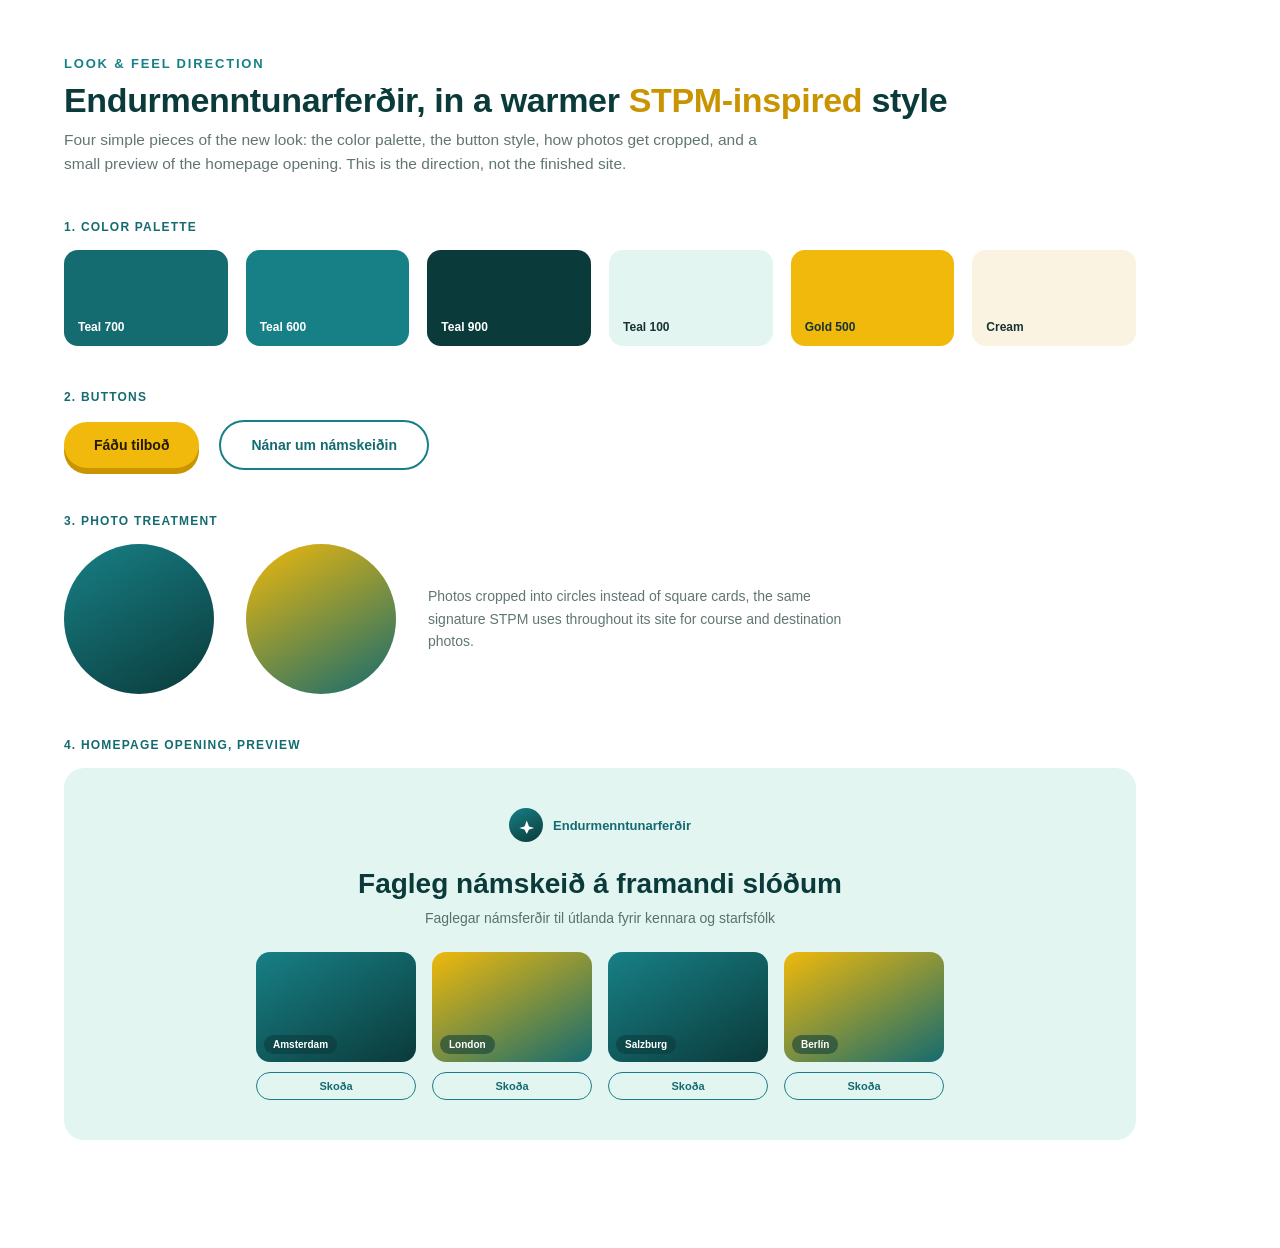
<file: assets/stpm-style-redesign/mockup-images/moodboard-source.html>
<!doctype html>
<html>
<head>
<meta charset="utf-8" />
<style>
  :root{
    --teal-900:#0B3A3A;
    --teal-700:#146B70;
    --teal-600:#178086;
    --teal-100:#E3F5F1;
    --mint-050:#EEF6EF;
    --cream-050:#FBF3E1;
    --gold-500:#F0B90B;
    --gold-600:#C99400;
    --ink:#163331;
    --ink-soft:rgba(22,51,49,.68);
  }
  *{box-sizing:border-box;}
  html,body{margin:0;}
  body{
    width:1200px;
    background:#fff;
    color:var(--ink);
    font-family:-apple-system,"Segoe UI",Roboto,"Helvetica Neue",Arial,sans-serif;
    padding:56px 64px 64px;
  }
  .eyebrow{
    text-transform:uppercase;
    letter-spacing:.14em;
    font-size:13px;
    font-weight:800;
    color:var(--teal-600);
    margin:0 0 10px;
  }
  h1{
    font-size:34px;
    font-weight:800;
    color:var(--teal-900);
    margin:0 0 8px;
    letter-spacing:-.01em;
  }
  h1 span{color:var(--gold-600);}
  .sub{
    font-size:15.5px;
    color:var(--ink-soft);
    max-width:720px;
    margin:0 0 44px;
    line-height:1.55;
  }
  .block{margin-bottom:44px;}
  .block-label{
    font-size:12px;
    font-weight:800;
    text-transform:uppercase;
    letter-spacing:.1em;
    color:var(--teal-700);
    margin:0 0 16px;
  }

  /* palette */
  .swatch-row{display:flex; gap:18px;}
  .swatch{
    flex:1;
    height:96px;
    border-radius:14px;
    display:flex;
    align-items:flex-end;
    padding:12px 14px;
    color:#fff;
    font-size:12px;
    font-weight:700;
  }
  .swatch.dark-text{color:var(--ink);}

  /* buttons */
  .btn-row{display:flex; gap:20px; align-items:center;}
  .pill{
    display:inline-flex;
    align-items:center;
    justify-content:center;
    border-radius:999px;
    font-weight:800;
    font-size:14px;
    padding:15px 30px;
    border:none;
  }
  .pill.solid{background:var(--gold-500); color:#231a00; box-shadow:0 6px 0 var(--gold-600);}
  .pill.outline{background:transparent; color:var(--teal-700); border:2px solid var(--teal-600);}

  /* photo treatment */
  .photo-row{display:flex; gap:32px; align-items:center;}
  .photo-demo{
    width:150px; height:150px; border-radius:50%;
    background:linear-gradient(150deg,var(--teal-600),var(--teal-900));
  }
  .photo-demo.b{background:linear-gradient(150deg,var(--gold-500),var(--teal-700));}
  .photo-note{font-size:14px; color:var(--ink-soft); max-width:420px; line-height:1.6;}

  /* hero teaser */
  .hero-teaser{
    background:var(--teal-100);
    border-radius:20px;
    padding:40px 44px;
    text-align:center;
  }
  .hero-teaser .brand{
    display:flex; align-items:center; justify-content:center; gap:10px; margin-bottom:26px;
  }
  .brand-badge{
    width:34px;height:34px;border-radius:50%;
    background:linear-gradient(155deg,var(--teal-600),var(--teal-900));
    display:flex;align-items:center;justify-content:center;
  }
  .brand-badge svg{width:18px;height:18px;}
  .brand-word{font-weight:800; font-size:13px; color:var(--teal-700);}
  .hero-teaser h2{
    font-size:28px; font-weight:800; color:var(--teal-900); margin:0 0 10px;
  }
  .hero-teaser p{font-size:14px; color:var(--ink-soft); margin:0 0 26px;}
  .mini-dest{display:flex; gap:16px; justify-content:center;}
  .mini-card{width:160px;}
  .mini-photo{
    height:110px; border-radius:14px;
    background:linear-gradient(150deg,var(--teal-600),var(--teal-900));
    margin-bottom:10px;
    position:relative;
  }
  .mini-photo.b{background:linear-gradient(150deg,var(--gold-500),var(--teal-700));}
  .mini-photo span{
    position:absolute; left:8px; bottom:8px;
    background:rgba(11,58,58,.55); color:#fff; font-size:10px; font-weight:700;
    padding:4px 9px; border-radius:999px;
  }
  .mini-btn{
    display:block; text-align:center; font-size:11px; font-weight:800;
    color:var(--teal-700); border:1.5px solid var(--teal-600); border-radius:999px; padding:7px 0;
  }
</style>
</head>
<body>

  <p class="eyebrow">Look &amp; feel direction</p>
  <h1>Endurmenntunarferðir, in a warmer <span>STPM-inspired</span> style</h1>
  <p class="sub">Four simple pieces of the new look: the color palette, the button style, how photos get cropped, and a small preview of the homepage opening. This is the direction, not the finished site.</p>

  <div class="block">
    <p class="block-label">1. Color palette</p>
    <div class="swatch-row">
      <div class="swatch" style="background:#146B70">Teal 700</div>
      <div class="swatch" style="background:#178086">Teal 600</div>
      <div class="swatch" style="background:#0B3A3A">Teal 900</div>
      <div class="swatch dark-text" style="background:#E3F5F1">Teal 100</div>
      <div class="swatch dark-text" style="background:#F0B90B">Gold 500</div>
      <div class="swatch dark-text" style="background:#FBF3E1">Cream</div>
    </div>
  </div>

  <div class="block">
    <p class="block-label">2. Buttons</p>
    <div class="btn-row">
      <span class="pill solid">Fáðu tilboð</span>
      <span class="pill outline">Nánar um námskeiðin</span>
    </div>
  </div>

  <div class="block">
    <p class="block-label">3. Photo treatment</p>
    <div class="photo-row">
      <div class="photo-demo"></div>
      <div class="photo-demo b"></div>
      <p class="photo-note">Photos cropped into circles instead of square cards, the same signature STPM uses throughout its site for course and destination photos.</p>
    </div>
  </div>

  <div class="block">
    <p class="block-label">4. Homepage opening, preview</p>
    <div class="hero-teaser">
      <div class="brand">
        <div class="brand-badge"><svg viewBox="0 0 24 24" fill="none"><path d="M3 16l7-2 3-8 3 8 7 2-7 2-3 6-3-6-7-2z" fill="#fff"/></svg></div>
        <span class="brand-word">Endurmenntunarferðir</span>
      </div>
      <h2>Fagleg námskeið á framandi slóðum</h2>
      <p>Faglegar námsferðir til útlanda fyrir kennara og starfsfólk</p>
      <div class="mini-dest">
        <div class="mini-card">
          <div class="mini-photo"><span>Amsterdam</span></div>
          <span class="mini-btn">Skoða</span>
        </div>
        <div class="mini-card">
          <div class="mini-photo b"><span>London</span></div>
          <span class="mini-btn">Skoða</span>
        </div>
        <div class="mini-card">
          <div class="mini-photo"><span>Salzburg</span></div>
          <span class="mini-btn">Skoða</span>
        </div>
        <div class="mini-card">
          <div class="mini-photo b"><span>Berlín</span></div>
          <span class="mini-btn">Skoða</span>
        </div>
      </div>
    </div>
  </div>

</body>
</html>
</file>
